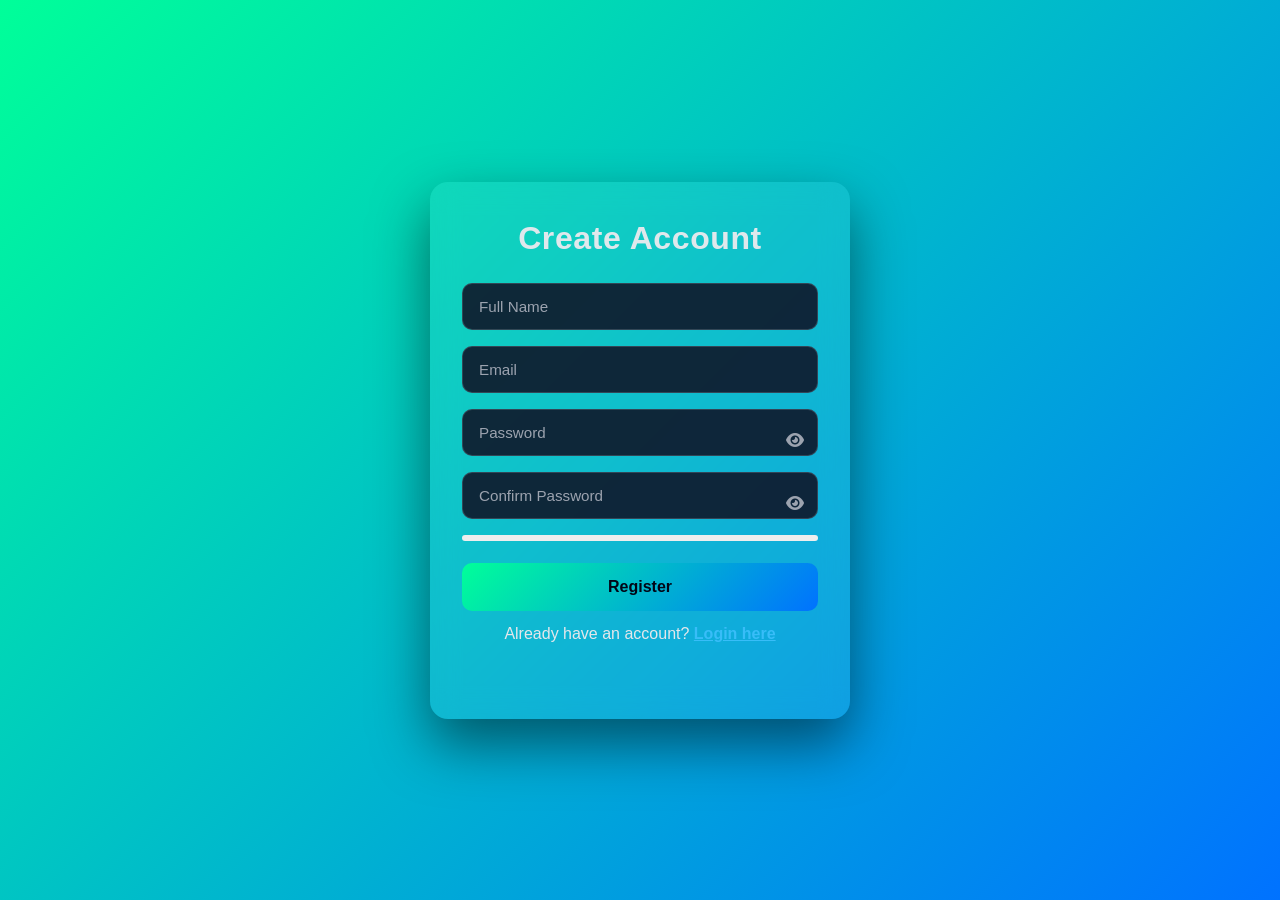
<file: frontend/register.html>
<!DOCTYPE html>
<html lang="en">
<head>
<meta charset="UTF-8">
<meta name="viewport" content="width=device-width, initial-scale=1.0">
<title>Register | MicroWealth AI</title>
<link rel="stylesheet" href="https://cdnjs.cloudflare.com/ajax/libs/font-awesome/6.4.0/css/all.min.css">

<style>
* {
    margin: 0;
    padding: 0;
    box-sizing: border-box;
    font-family: "Segoe UI", Roboto, Arial, sans-serif;
}

body {
    min-height: 100vh;
    background: linear-gradient(135deg, #00ff99, #0072ff);
    display: flex;
    align-items: center;
    justify-content: center;
    color: #e5e7eb;
}

form {
    width: 100%;
    max-width: 420px;
    background: rgba(255, 255, 255, 0.06);
    backdrop-filter: blur(14px);
    padding: 38px 32px;
    border-radius: 18px;
    box-shadow: 0 25px 55px rgba(0, 0, 0, 0.5);
    animation: fadeUp 0.5s ease;
}

h2 {
    text-align: center;
    margin-bottom: 26px;
    font-size: 2rem;
    color: #dfe8ec;
    letter-spacing: 0.6px;
}

input[type="text"],
input[type="email"],
input[type="password"] {
    width: 100%;
    padding: 14px 16px;
    border-radius: 10px;
    border: 1px solid rgba(255, 255, 255, 0.15);
    background: rgba(15, 23, 42, 0.9);
    color: #e5e7eb;
    font-size: 0.95rem;
    margin-bottom: 16px;
}

input::placeholder {
    color: #9ca3af;
}

input:focus {
    outline: none;
    border-color: #38bdf8;
    box-shadow: 0 0 0 2px rgba(56, 189, 248, 0.28);
}

.password-container {
    position: relative;
}

.password-container i {
    position: absolute;
    right: 14px;
    top: 50%;
    transform: translateY(-50%);
    cursor: pointer;
    color: #9ca3af;
}

button {
    width: 100%;
    padding: 15px;
    margin-top: 6px;
    border: none;
    border-radius: 10px;
    background: linear-gradient(135deg, #00ff99, #0072ff);
    color: #020617;
    font-weight: 700;
    font-size: 1rem;
    cursor: pointer;
    transition: all 0.3s ease;
}

button:hover {
    transform: translateY(-2px);
    box-shadow: 0 14px 28px rgba(56, 189, 248, 0.4);
}

button:active {
    transform: translateY(0);
}

#message {
    margin-top: 18px;
    text-align: center;
    font-size: 0.9rem;
    min-height: 20px;
    transition: all 0.3s ease;
}

#message.success { color: #22c55e; }
#message.error { color: #ef4444; }

.auth-footer {
    text-align: center;
    margin-top: 14px;
}

.auth-footer a {
    color: #38bdf8;
    font-weight: bold;
}

.strength {
    height: 6px;
    border-radius: 5px;
    background: #eee;
    margin-bottom: 16px;
}

.strength-fill {
    height: 100%;
    width: 0%;
    border-radius: 5px;
    transition: 0.3s;
}

@keyframes fadeUp {
    from { opacity: 0; transform: translateY(10px); }
    to { opacity: 1; transform: translateY(0); }
}
</style>
</head>
<body>

<form id="registerForm">
    <h2>Create Account</h2>

    <input type="text" id="full_name" placeholder="Full Name" required>
    <input type="email" id="email" placeholder="Email" required>

    <div class="password-container">
        <input type="password" id="password" placeholder="Password" required>
        <i class="fas fa-eye" id="togglePassword"></i>
    </div>

    <div class="password-container">
        <input type="password" id="confirm_password" placeholder="Confirm Password" required>
        <i class="fas fa-eye" id="toggleConfirmPassword"></i>
    </div>

    <div class="strength">
        <div class="strength-fill" id="strengthFill"></div>
    </div>

    <button type="submit" id="registerBtn">Register</button>

    <p class="auth-footer">Already have an account? <a href="login.html">Login here</a></p>

    <p id="message"></p>
</form>

<script>
    const API_URL = "https://microwealthapp-production.up.railway.app";
// Show/Hide Password
const togglePassword = document.getElementById("togglePassword");
const password = document.getElementById("password");
togglePassword.addEventListener("click", () => {
    const type = password.type === "password" ? "text" : "password";
    password.type = type;
    togglePassword.classList.toggle("fa-eye-slash");
});

const toggleConfirmPassword = document.getElementById("toggleConfirmPassword");
const confirmPassword = document.getElementById("confirm_password");
toggleConfirmPassword.addEventListener("click", () => {
    const type = confirmPassword.type === "password" ? "text" : "password";
    confirmPassword.type = type;
    toggleConfirmPassword.classList.toggle("fa-eye-slash");
});

// Password Strength Meter
const strengthFill = document.getElementById("strengthFill");
password.addEventListener("input", () => {
    const val = password.value;
    let strength = 0;
    if (val.length >= 6) strength += 25;
    if (/[A-Z]/.test(val)) strength += 25;
    if (/[0-9]/.test(val)) strength += 25;
    if (/[^A-Za-z0-9]/.test(val)) strength += 25;
    strengthFill.style.width = strength + "%";
    if (strength < 50) strengthFill.style.background = "red";
    else if (strength < 75) strengthFill.style.background = "orange";
    else strengthFill.style.background = "#22c55e";
});

// Submit Form
document.getElementById("registerForm").addEventListener("submit", async (e) => {
    e.preventDefault();
    const message = document.getElementById("message");

    const full_name = document.getElementById("full_name").value.trim();
    const email = document.getElementById("email").value.trim();
    const passwordVal = password.value.trim();
    const confirmVal = confirmPassword.value.trim();

    if (passwordVal !== confirmVal) {
        message.textContent = "Passwords do not match!";
        message.className = "error";
        return;
    }

    message.textContent = "Registering...";
    message.className = "";

    try {
        const res = await fetch(`${API_URL}/register`, {
            method: "POST",
            headers: { "Content-Type": "application/json" },
            body: JSON.stringify({ full_name, email, password: passwordVal })
        });
        const data = await res.json();
        if (!res.ok) throw new Error(data.detail || "Registration failed");

        message.textContent = "Registration successful! Redirecting...";
        message.className = "success";
        setTimeout(() => window.location.href = "login.html", 1500);

    } catch (err) {
        message.textContent = err.message;
        message.className = "error";
    }
});
</script>

</body>
</html>
</file>
